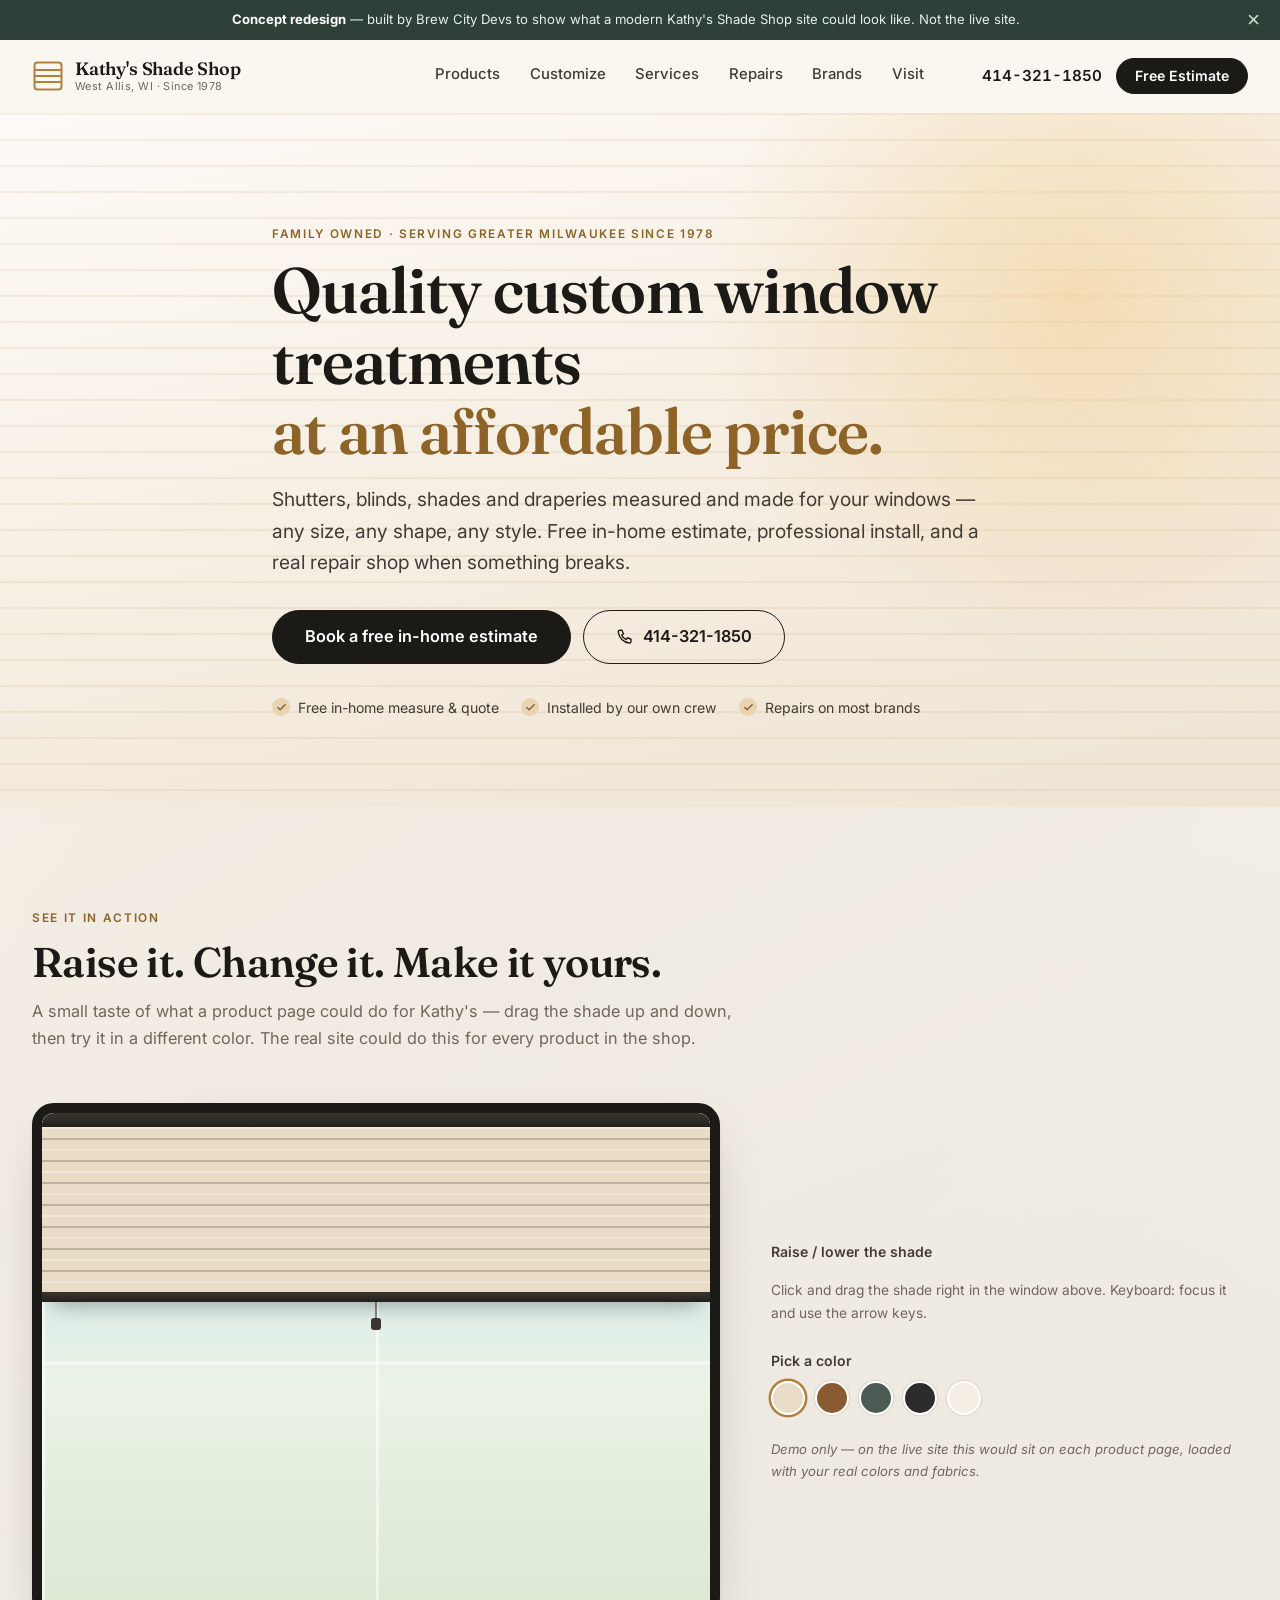
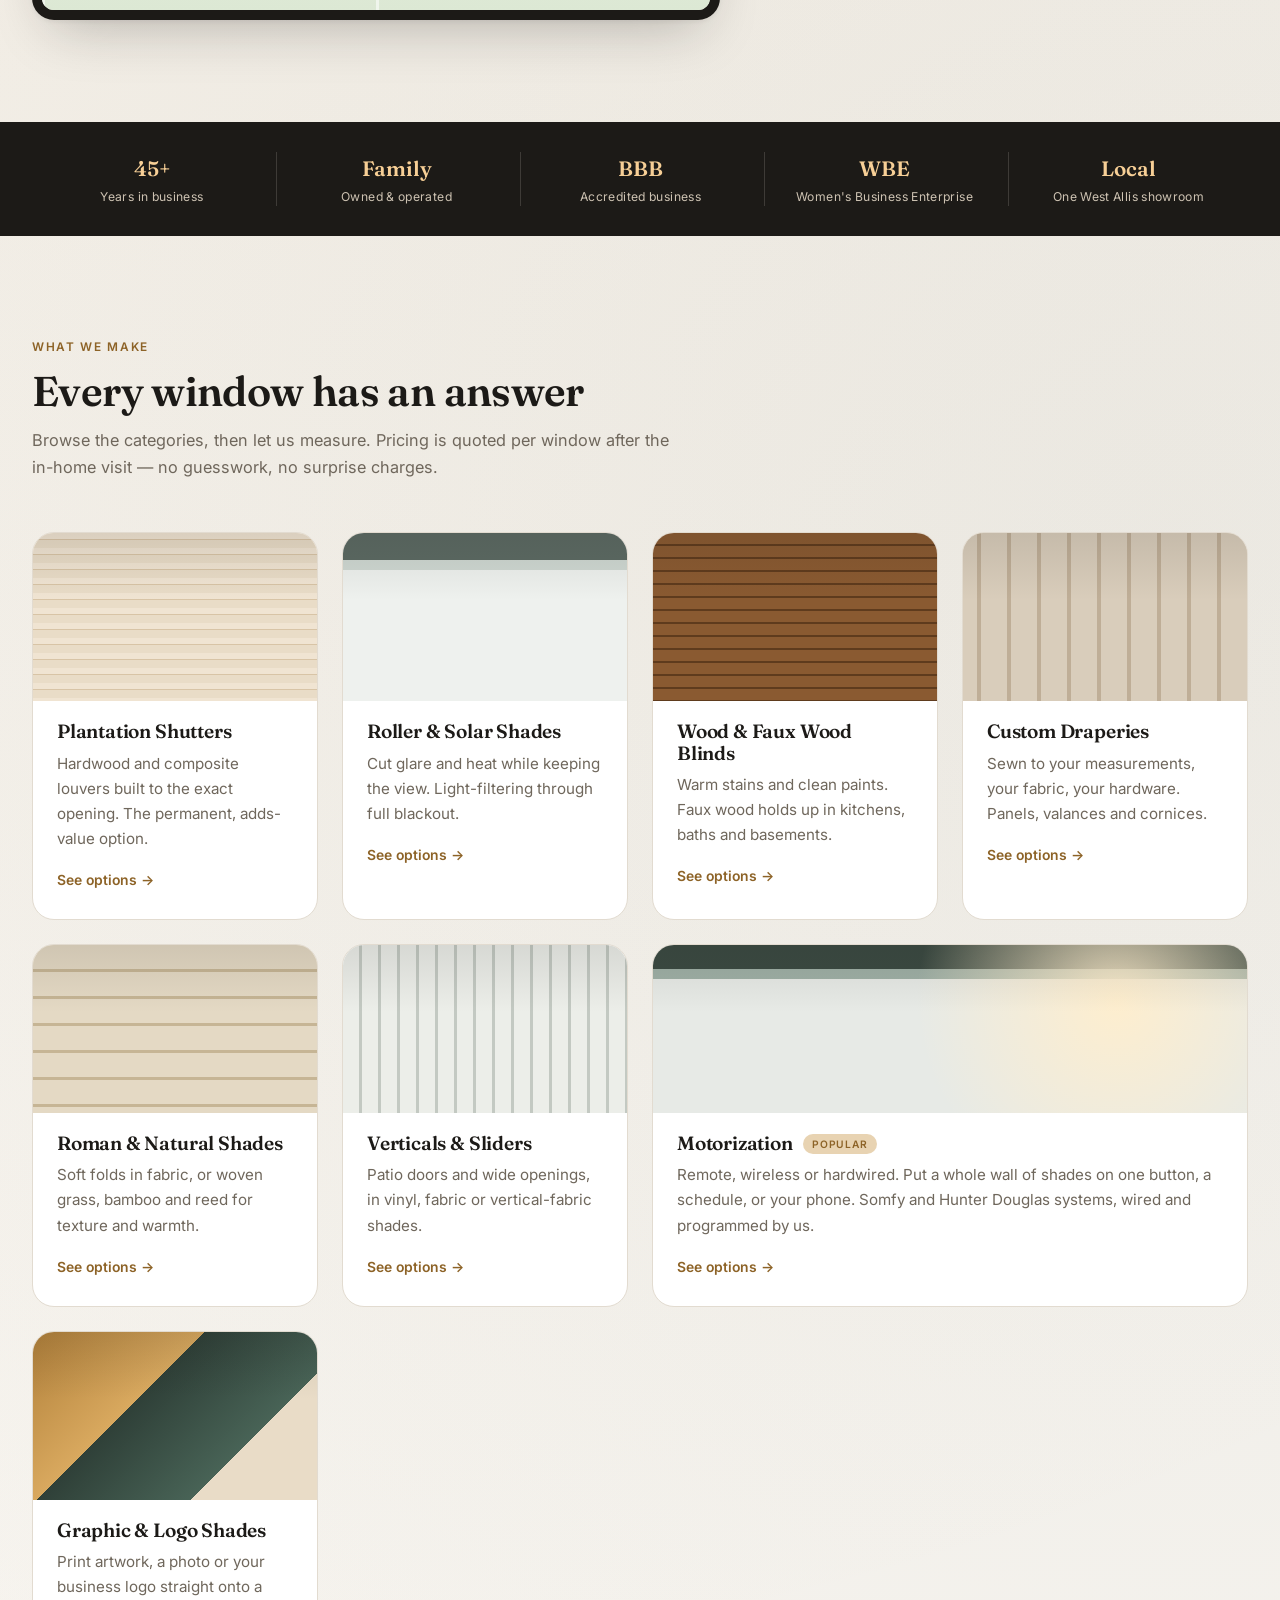
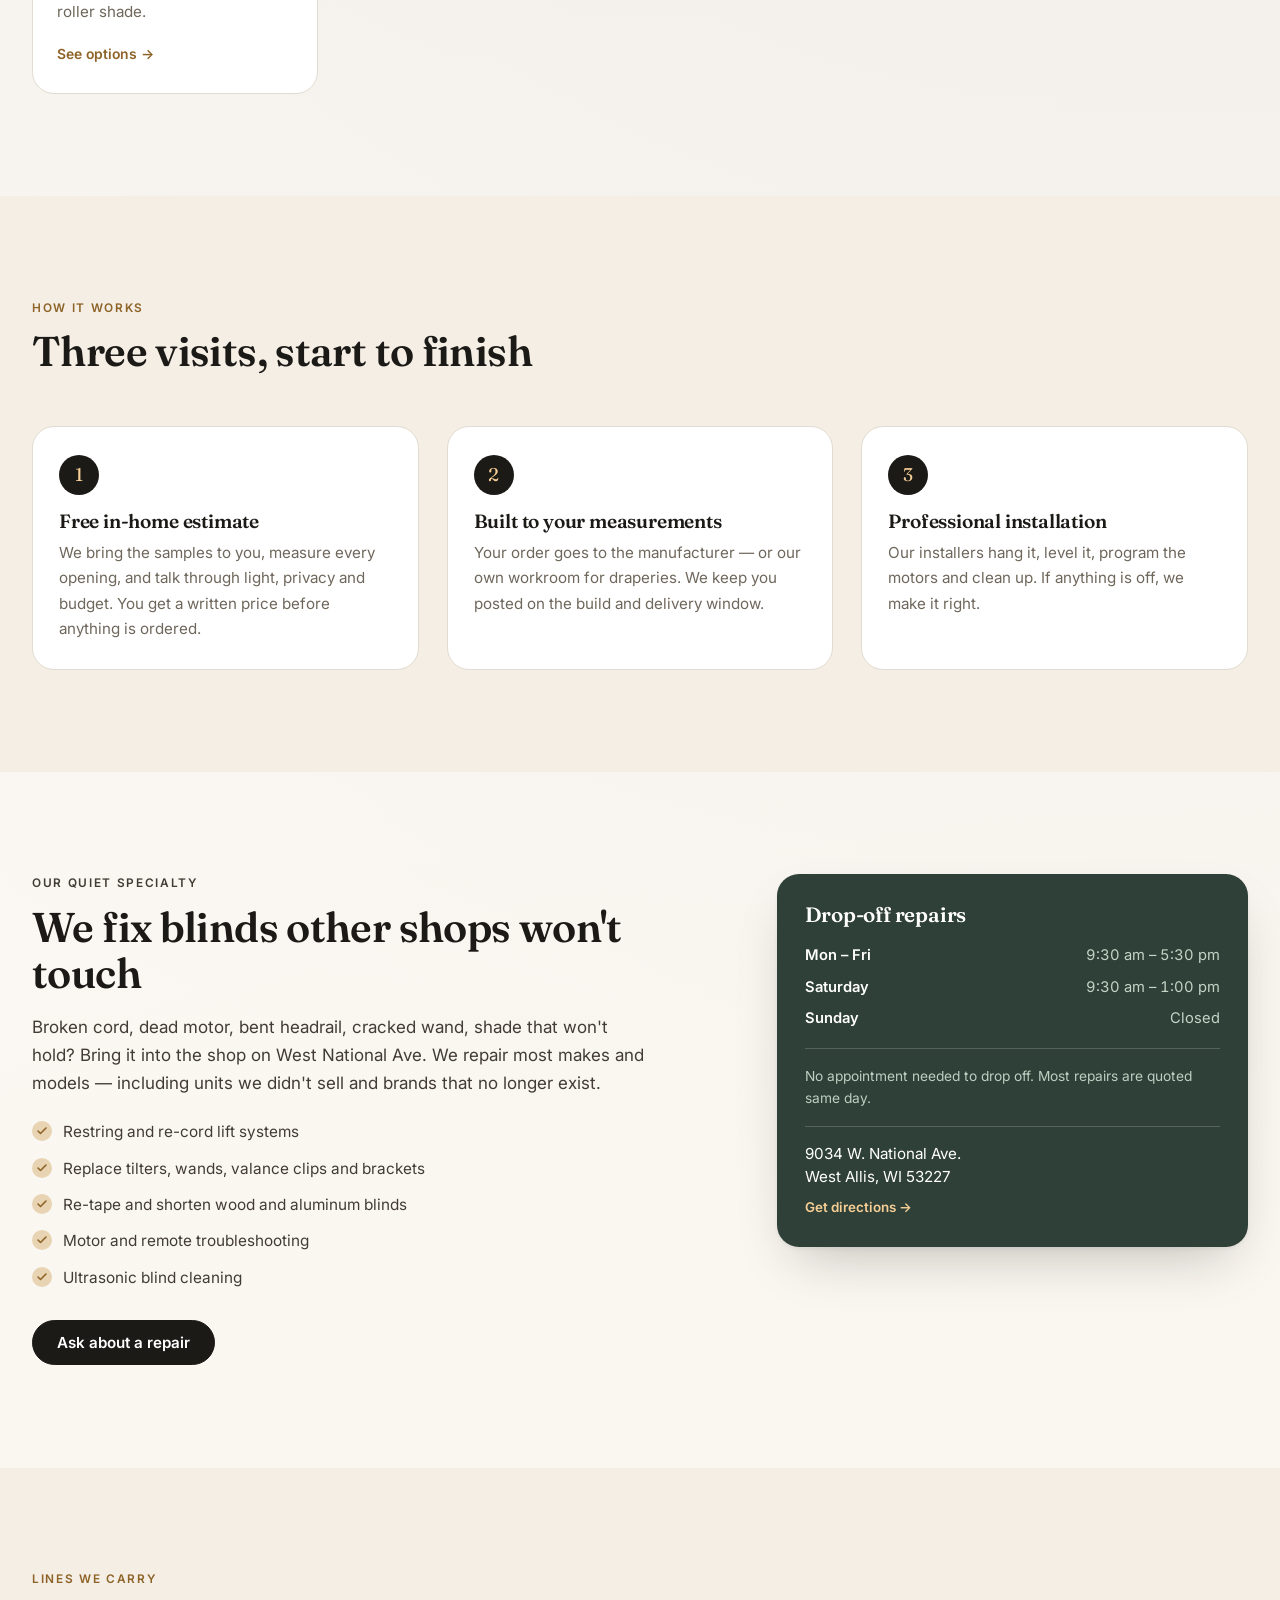
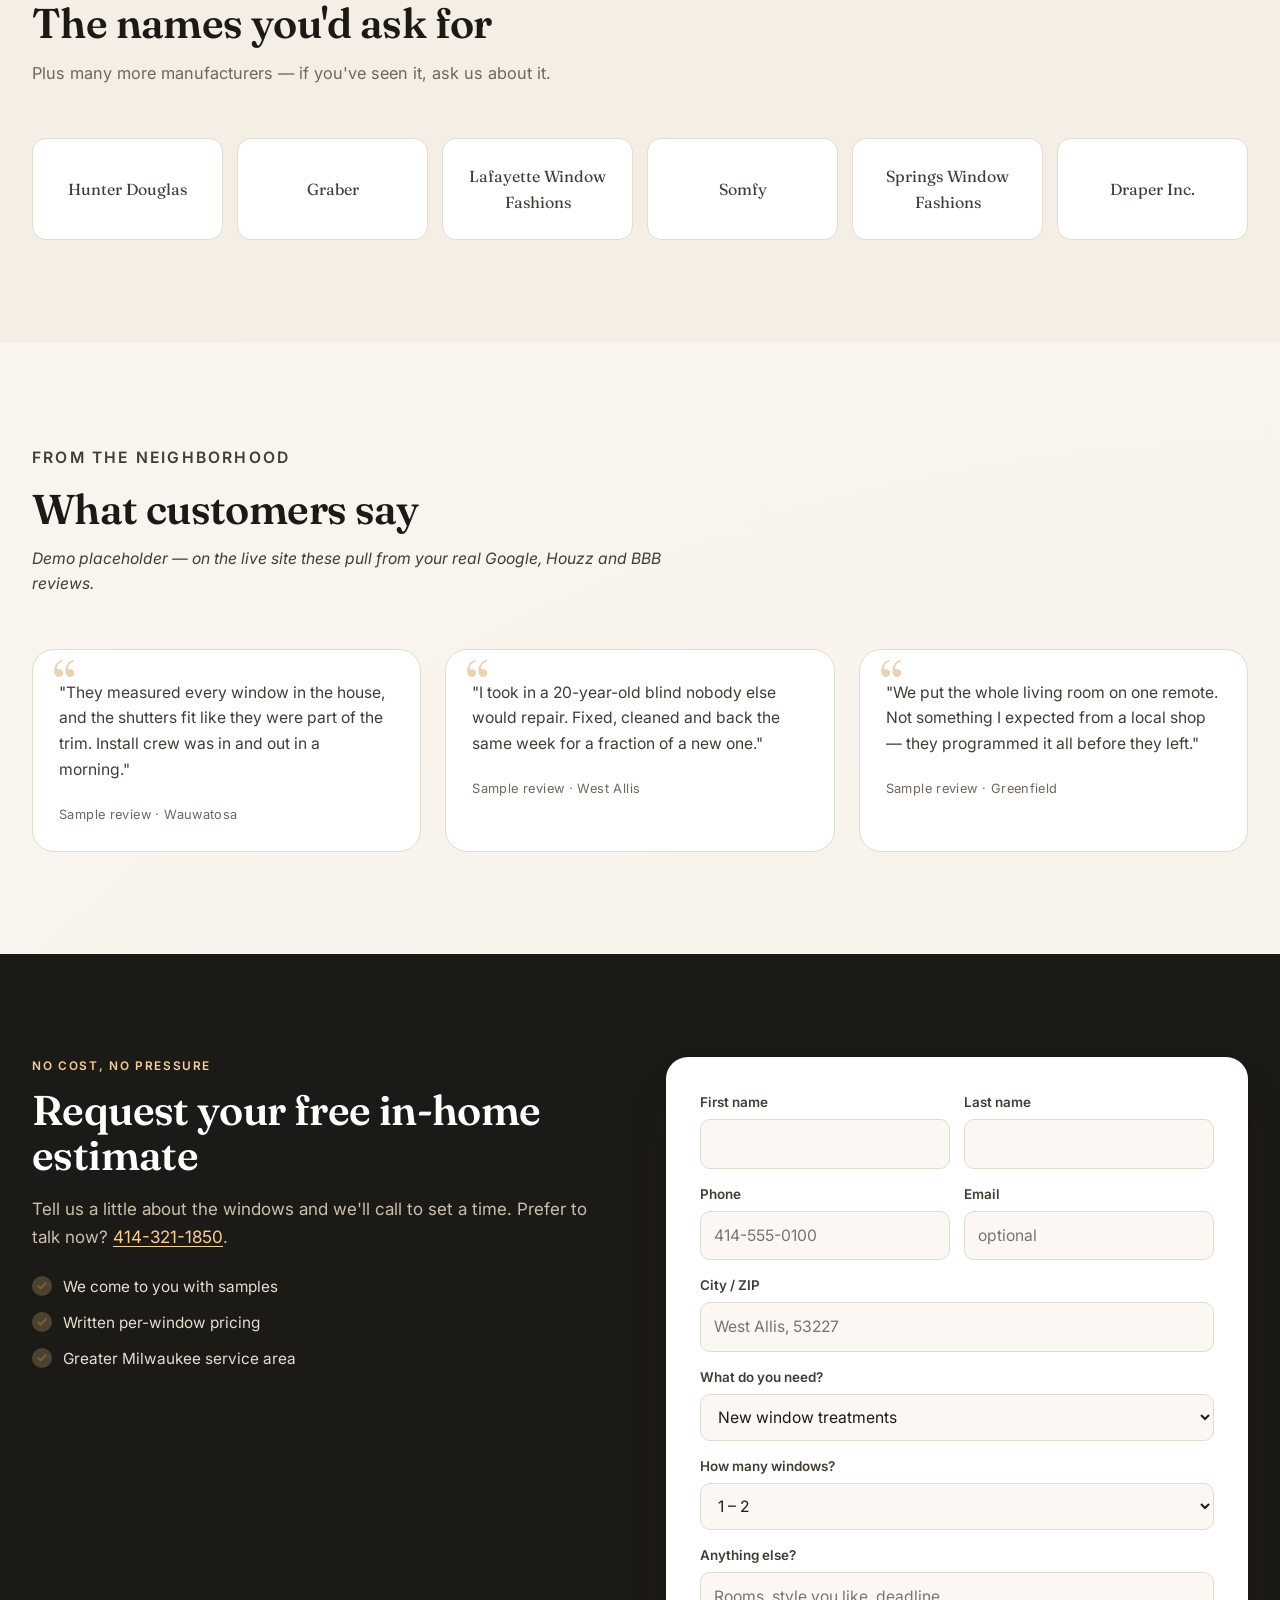
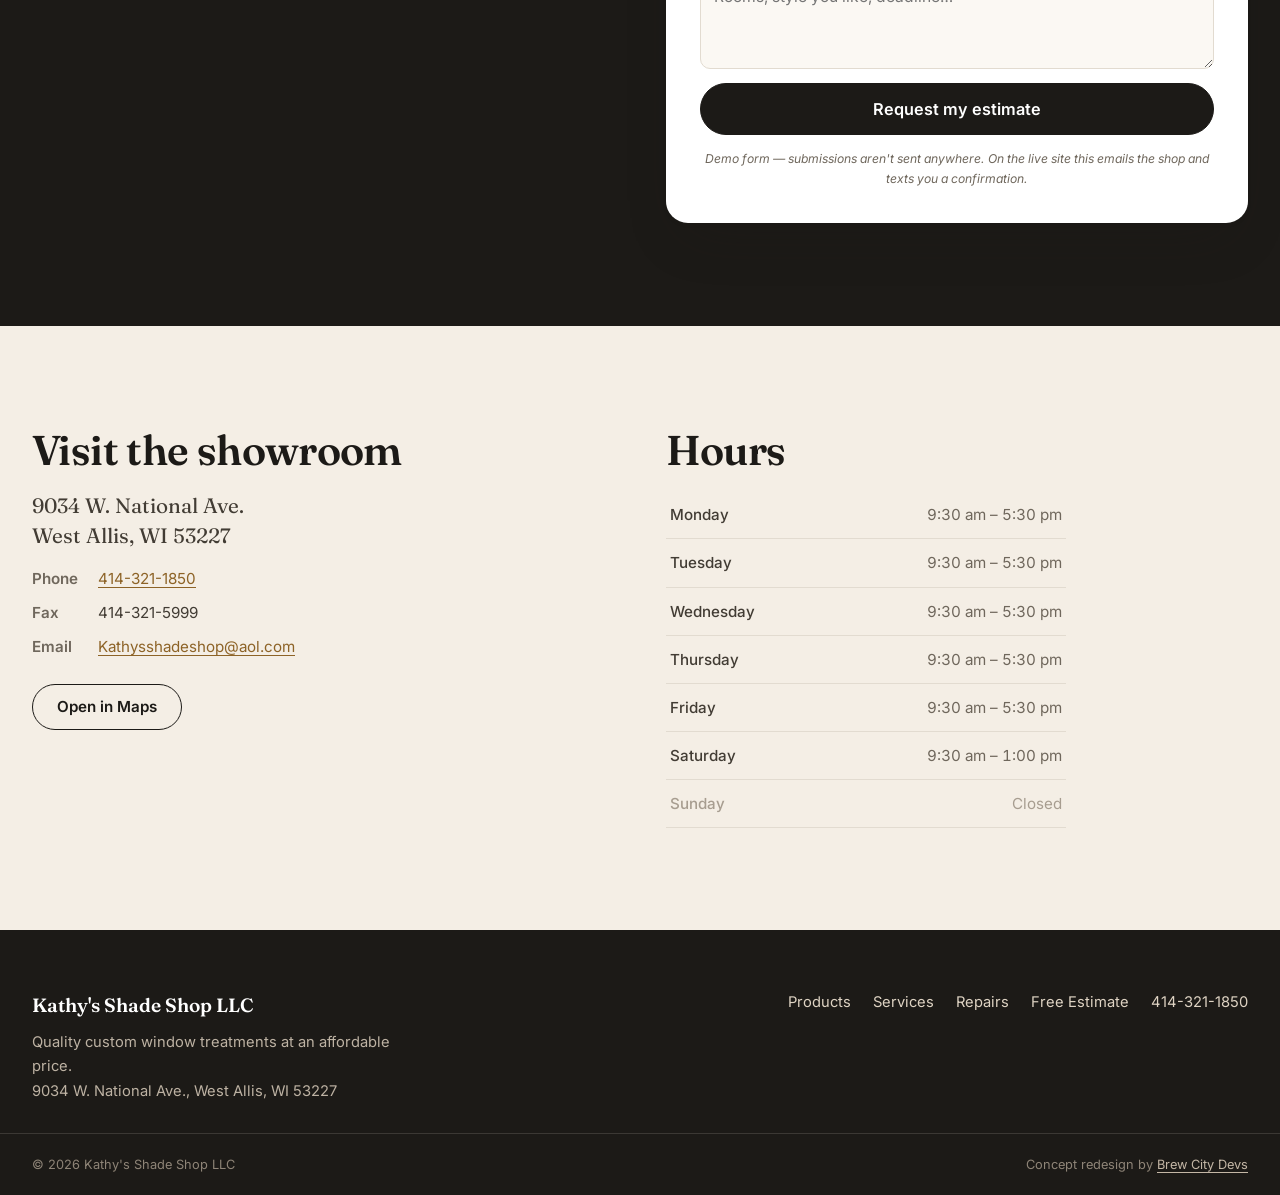
<file: index.html>
<!DOCTYPE html>
<html lang="en">
<head>
<meta charset="utf-8">
<meta name="viewport" content="width=device-width, initial-scale=1">
<title>Kathy's Shade Shop | Custom Window Treatments in West Allis, WI</title>
<meta name="description" content="Family-owned custom window treatment shop in West Allis, WI since 1978. Plantation shutters, blinds, roller shades, draperies and motorization. Free in-home estimates, professional installation and in-shop repairs. Call 414-321-1850.">
<link rel="canonical" href="https://kathysshadeshop.com/">
<!-- Demo only: keep this concept out of search results. Remove on the live site. -->
<meta name="robots" content="noindex, nofollow">
<meta property="og:title" content="Kathy's Shade Shop | Custom Window Treatments in West Allis, WI">
<meta property="og:description" content="Quality custom window treatments at an affordable price. Free in-home estimates. Serving Greater Milwaukee since 1978.">
<meta property="og:type" content="website">
<link rel="preconnect" href="https://fonts.googleapis.com">
<link rel="preconnect" href="https://fonts.gstatic.com" crossorigin>
<link href="https://fonts.googleapis.com/css2?family=Fraunces:opsz,wght@9..144,400;9..144,600;9..144,700&family=Inter:wght@400;500;600;700&display=swap" rel="stylesheet">
<link rel="stylesheet" href="styles.css">
<script type="application/ld+json">
{
  "@context": "https://schema.org",
  "@type": "HomeAndConstructionBusiness",
  "name": "Kathy's Shade Shop LLC",
  "image": "https://kathysshadeshop.com/og.jpg",
  "telephone": "+1-414-321-1850",
  "faxNumber": "+1-414-321-5999",
  "email": "Kathysshadeshop@aol.com",
  "address": {
    "@type": "PostalAddress",
    "streetAddress": "9034 W. National Ave.",
    "addressLocality": "West Allis",
    "addressRegion": "WI",
    "postalCode": "53227",
    "addressCountry": "US"
  },
  "openingHoursSpecification": [
    { "@type": "OpeningHoursSpecification", "dayOfWeek": ["Monday","Tuesday","Wednesday","Thursday","Friday"], "opens": "09:30", "closes": "17:30" },
    { "@type": "OpeningHoursSpecification", "dayOfWeek": "Saturday", "opens": "09:30", "closes": "13:00" }
  ],
  "priceRange": "$$",
  "areaServed": "Greater Milwaukee, WI"
}
</script>
</head>
<body>

<!-- Demo ribbon: remove this block on the live site -->
<div class="ribbon" id="ribbon">
  <span><strong>Concept redesign</strong> &mdash; built by Brew City Devs to show what a modern Kathy's Shade Shop site could look like. Not the live site.</span>
  <button class="ribbon__x" aria-label="Dismiss notice" id="ribbonX">&times;</button>
</div>

<a class="skip" href="#main">Skip to content</a>

<header class="site-header" id="header">
  <div class="wrap site-header__in">
    <a class="brand" href="#top">
      <span class="brand__mark" aria-hidden="true">
        <svg viewBox="0 0 32 32" width="32" height="32" fill="none"><rect x="2.5" y="2.5" width="27" height="27" rx="3" stroke="currentColor" stroke-width="2"/><path d="M2.5 10h27M2.5 16h27M2.5 22h27" stroke="currentColor" stroke-width="2"/></svg>
      </span>
      <span class="brand__txt">
        <strong>Kathy's Shade Shop</strong>
        <small>West Allis, WI &middot; Since 1978</small>
      </span>
    </a>

    <nav class="nav" id="nav" aria-label="Main">
      <a href="#products">Products</a>
      <a href="#customize">Customize</a>
      <a href="#services">Services</a>
      <a href="#repairs">Repairs</a>
      <a href="#brands">Brands</a>
      <a href="#visit">Visit</a>
    </nav>

    <div class="site-header__cta">
      <a class="tel" href="tel:+14143211850">414-321-1850</a>
      <a class="btn btn--sm" href="#quote">Free Estimate</a>
    </div>

    <button class="burger" id="burger" aria-label="Open menu" aria-expanded="false" aria-controls="nav">
      <span></span><span></span><span></span>
    </button>
  </div>
</header>

<main id="main">

  <!-- ───────────── HERO ───────────── -->
  <section class="hero" id="top">
    <div class="hero__art" aria-hidden="true">
      <div class="slats"></div>
      <div class="glow"></div>
    </div>
    <div class="wrap hero__in">
      <p class="eyebrow">Family owned &middot; Serving Greater Milwaukee since 1978</p>
      <h1>Quality custom window treatments<br><em>at an affordable price.</em></h1>
      <p class="lede">
        Shutters, blinds, shades and draperies measured and made for your windows &mdash;
        any size, any shape, any style. Free in-home estimate, professional install,
        and a real repair shop when something breaks.
      </p>
      <div class="hero__btns">
        <a class="btn btn--lg" href="#quote">Book a free in-home estimate</a>
        <a class="btn btn--ghost btn--lg" href="tel:+14143211850">
          <svg viewBox="0 0 24 24" width="18" height="18" fill="none" aria-hidden="true"><path d="M5 3h3l2 5-2.5 1.5a12 12 0 006 6L15 13l5 2v3a2 2 0 01-2.2 2A16.5 16.5 0 013 5.2 2 2 0 015 3z" stroke="currentColor" stroke-width="1.8" stroke-linejoin="round"/></svg>
          414-321-1850
        </a>
      </div>
      <ul class="hero__chips">
        <li>Free in-home measure &amp; quote</li>
        <li>Installed by our own crew</li>
        <li>Repairs on most brands</li>
      </ul>
    </div>
  </section>

  <!-- ───────────── INTERACTIVE CUSTOMIZE DEMO ───────────── -->
  <section class="section demo" id="customize">
    <div class="wrap">
      <header class="sec-head">
        <p class="eyebrow">See it in action</p>
        <h2>Raise it. Change it. Make it yours.</h2>
        <p class="sec-head__sub">A small taste of what a product page could do for Kathy's &mdash; drag the shade up and down, then try it in a different color. The real site could do this for every product in the shop.</p>
      </header>

      <div class="blind-demo">
        <div class="blind-demo__window">
          <div class="blind-demo__sky"></div>
          <div class="blind-demo__panes" aria-hidden="true"></div>
          <div class="blind-demo__blind" id="blindEl" tabindex="0" role="slider" aria-label="Raise or lower the shade" aria-valuemin="0" aria-valuemax="100" aria-valuenow="38" aria-orientation="vertical">
            <div class="blind-demo__headrail"></div>
            <div class="blind-demo__slats"></div>
            <div class="blind-demo__bottombar">
              <span class="blind-demo__pull" aria-hidden="true"></span>
            </div>
          </div>
        </div>

        <div class="blind-demo__controls">
          <div class="blind-demo__hint">
            <p class="blind-demo__label">Raise / lower the shade</p>
            <p class="blind-demo__hint__sub">Click and drag the shade right in the window above. Keyboard: focus it and use the arrow keys.</p>
          </div>
          <div>
            <p class="blind-demo__label">Pick a color</p>
            <div class="blind-demo__swatches" role="group" aria-label="Shade color">
              <button type="button" class="is-active" data-color="#e9dcc7" style="--sw:#e9dcc7" aria-label="Birch"></button>
              <button type="button" data-color="#8a5a31" style="--sw:#8a5a31" aria-label="Walnut"></button>
              <button type="button" data-color="#4b5a52" style="--sw:#4b5a52" aria-label="Sage"></button>
              <button type="button" data-color="#2c2c2c" style="--sw:#2c2c2c" aria-label="Graphite"></button>
              <button type="button" data-color="#f4eee5" style="--sw:#f4eee5" aria-label="Linen"></button>
            </div>
          </div>
          <p class="blind-demo__fine">Demo only &mdash; on the live site this would sit on each product page, loaded with your real colors and fabrics.</p>
        </div>
      </div>
    </div>
  </section>

  <!-- ───────────── TRUST ───────────── -->
  <section class="trust" aria-label="Credentials">
    <div class="wrap trust__in">
      <div class="trust__item"><b>45+</b><span>Years in business</span></div>
      <div class="trust__item"><b>Family</b><span>Owned &amp; operated</span></div>
      <div class="trust__item"><b>BBB</b><span>Accredited business</span></div>
      <div class="trust__item"><b>WBE</b><span>Women's Business Enterprise</span></div>
      <div class="trust__item"><b>Local</b><span>One West Allis showroom</span></div>
    </div>
  </section>

  <!-- ───────────── PRODUCTS ───────────── -->
  <section class="section" id="products">
    <div class="wrap">
      <header class="sec-head">
        <p class="eyebrow">What we make</p>
        <h2>Every window has an answer</h2>
        <p class="sec-head__sub">Browse the categories, then let us measure. Pricing is quoted per window after the in-home visit &mdash; no guesswork, no surprise charges.</p>
      </header>

      <div class="grid cards">
        <article class="card">
          <div class="card__img card__img--shutters" aria-hidden="true"></div>
          <h3>Plantation Shutters</h3>
          <p>Hardwood and composite louvers built to the exact opening. The permanent, adds-value option.</p>
          <span class="card__link">See options &rarr;</span>
        </article>

        <article class="card">
          <div class="card__img card__img--roller" aria-hidden="true"></div>
          <h3>Roller &amp; Solar Shades</h3>
          <p>Cut glare and heat while keeping the view. Light-filtering through full blackout.</p>
          <span class="card__link">See options &rarr;</span>
        </article>

        <article class="card">
          <div class="card__img card__img--wood" aria-hidden="true"></div>
          <h3>Wood &amp; Faux Wood Blinds</h3>
          <p>Warm stains and clean paints. Faux wood holds up in kitchens, baths and basements.</p>
          <span class="card__link">See options &rarr;</span>
        </article>

        <article class="card">
          <div class="card__img card__img--drapes" aria-hidden="true"></div>
          <h3>Custom Draperies</h3>
          <p>Sewn to your measurements, your fabric, your hardware. Panels, valances and cornices.</p>
          <span class="card__link">See options &rarr;</span>
        </article>

        <article class="card">
          <div class="card__img card__img--roman" aria-hidden="true"></div>
          <h3>Roman &amp; Natural Shades</h3>
          <p>Soft folds in fabric, or woven grass, bamboo and reed for texture and warmth.</p>
          <span class="card__link">See options &rarr;</span>
        </article>

        <article class="card">
          <div class="card__img card__img--vertical" aria-hidden="true"></div>
          <h3>Verticals &amp; Sliders</h3>
          <p>Patio doors and wide openings, in vinyl, fabric or vertical-fabric shades.</p>
          <span class="card__link">See options &rarr;</span>
        </article>

        <article class="card card--wide">
          <div class="card__img card__img--motor" aria-hidden="true"></div>
          <h3>Motorization <span class="tag">Popular</span></h3>
          <p>Remote, wireless or hardwired. Put a whole wall of shades on one button, a schedule, or your phone. Somfy and Hunter Douglas systems, wired and programmed by us.</p>
          <span class="card__link">See options &rarr;</span>
        </article>

        <article class="card">
          <div class="card__img card__img--graphic" aria-hidden="true"></div>
          <h3>Graphic &amp; Logo Shades</h3>
          <p>Print artwork, a photo or your business logo straight onto a roller shade.</p>
          <span class="card__link">See options &rarr;</span>
        </article>
      </div>
    </div>
  </section>

  <!-- ───────────── SERVICES ───────────── -->
  <section class="section section--alt" id="services">
    <div class="wrap">
      <header class="sec-head">
        <p class="eyebrow">How it works</p>
        <h2>Three visits, start to finish</h2>
      </header>

      <ol class="steps">
        <li>
          <span class="steps__n">1</span>
          <h3>Free in-home estimate</h3>
          <p>We bring the samples to you, measure every opening, and talk through light, privacy and budget. You get a written price before anything is ordered.</p>
        </li>
        <li>
          <span class="steps__n">2</span>
          <h3>Built to your measurements</h3>
          <p>Your order goes to the manufacturer &mdash; or our own workroom for draperies. We keep you posted on the build and delivery window.</p>
        </li>
        <li>
          <span class="steps__n">3</span>
          <h3>Professional installation</h3>
          <p>Our installers hang it, level it, program the motors and clean up. If anything is off, we make it right.</p>
        </li>
      </ol>
    </div>
  </section>

  <!-- ───────────── REPAIRS ───────────── -->
  <section class="section split" id="repairs">
    <div class="wrap split__in">
      <div class="split__text">
        <p class="eyebrow">Our quiet specialty</p>
        <h2>We fix blinds other shops won't touch</h2>
        <p>Broken cord, dead motor, bent headrail, cracked wand, shade that won't hold? Bring it into the shop on West National Ave. We repair most makes and models &mdash; including units we didn't sell and brands that no longer exist.</p>
        <ul class="ticks">
          <li>Restring and re-cord lift systems</li>
          <li>Replace tilters, wands, valance clips and brackets</li>
          <li>Re-tape and shorten wood and aluminum blinds</li>
          <li>Motor and remote troubleshooting</li>
          <li>Ultrasonic blind cleaning</li>
        </ul>
        <a class="btn" href="#quote">Ask about a repair</a>
      </div>
      <aside class="repair-card">
        <h3>Drop-off repairs</h3>
        <p class="repair-card__hours">
          <b>Mon &ndash; Fri</b><span>9:30 am &ndash; 5:30 pm</span>
          <b>Saturday</b><span>9:30 am &ndash; 1:00 pm</span>
          <b>Sunday</b><span>Closed</span>
        </p>
        <p class="repair-card__note">No appointment needed to drop off. Most repairs are quoted same day.</p>
        <a class="repair-card__addr" href="https://maps.google.com/?q=9034+W+National+Ave,+West+Allis,+WI+53227" target="_blank" rel="noopener">
          9034 W. National Ave.<br>West Allis, WI 53227
          <span>Get directions &rarr;</span>
        </a>
      </aside>
    </div>
  </section>

  <!-- ───────────── BRANDS ───────────── -->
  <section class="section section--alt" id="brands">
    <div class="wrap">
      <header class="sec-head">
        <p class="eyebrow">Lines we carry</p>
        <h2>The names you'd ask for</h2>
        <p class="sec-head__sub">Plus many more manufacturers &mdash; if you've seen it, ask us about it.</p>
      </header>
      <ul class="brands">
        <li>Hunter Douglas</li>
        <li>Graber</li>
        <li>Lafayette Window Fashions</li>
        <li>Somfy</li>
        <li>Springs Window Fashions</li>
        <li>Draper Inc.</li>
      </ul>
    </div>
  </section>

  <!-- ───────────── TESTIMONIALS (placeholder copy) ───────────── -->
  <section class="section quotes" aria-label="Customer reviews">
    <div class="wrap">
      <header class="sec-head">
        <p class="eyebrow">From the neighborhood</p>
        <h2>What customers say</h2>
        <p class="sec-head__sub demo-note">Demo placeholder &mdash; on the live site these pull from your real Google, Houzz and BBB reviews.</p>
      </header>
      <div class="grid quotes__grid">
        <blockquote>
          <p>"They measured every window in the house, and the shutters fit like they were part of the trim. Install crew was in and out in a morning."</p>
          <cite>Sample review &middot; Wauwatosa</cite>
        </blockquote>
        <blockquote>
          <p>"I took in a 20-year-old blind nobody else would repair. Fixed, cleaned and back the same week for a fraction of a new one."</p>
          <cite>Sample review &middot; West Allis</cite>
        </blockquote>
        <blockquote>
          <p>"We put the whole living room on one remote. Not something I expected from a local shop &mdash; they programmed it all before they left."</p>
          <cite>Sample review &middot; Greenfield</cite>
        </blockquote>
      </div>
    </div>
  </section>

  <!-- ───────────── QUOTE FORM ───────────── -->
  <section class="section quote" id="quote">
    <div class="wrap quote__in">
      <div class="quote__copy">
        <p class="eyebrow">No cost, no pressure</p>
        <h2>Request your free in-home estimate</h2>
        <p>Tell us a little about the windows and we'll call to set a time. Prefer to talk now? <a href="tel:+14143211850">414-321-1850</a>.</p>
        <ul class="ticks ticks--light">
          <li>We come to you with samples</li>
          <li>Written per-window pricing</li>
          <li>Greater Milwaukee service area</li>
        </ul>
      </div>

      <form class="form" id="quoteForm" novalidate>
        <div class="form__row">
          <label>First name<input type="text" name="first" required autocomplete="given-name"></label>
          <label>Last name<input type="text" name="last" required autocomplete="family-name"></label>
        </div>
        <div class="form__row">
          <label>Phone<input type="tel" name="phone" required autocomplete="tel" placeholder="414-555-0100"></label>
          <label>Email<input type="email" name="email" autocomplete="email" placeholder="optional"></label>
        </div>
        <label>City / ZIP<input type="text" name="city" autocomplete="address-level2" placeholder="West Allis, 53227"></label>
        <label>What do you need?
          <select name="need">
            <option>New window treatments</option>
            <option>Motorization</option>
            <option>Repair an existing blind or shade</option>
            <option>Commercial / business project</option>
            <option>Not sure yet</option>
          </select>
        </label>
        <label>How many windows?
          <select name="count">
            <option>1 &ndash; 2</option>
            <option>3 &ndash; 5</option>
            <option>6 &ndash; 10</option>
            <option>Whole house</option>
          </select>
        </label>
        <label>Anything else?<textarea name="notes" rows="3" placeholder="Rooms, style you like, deadline&hellip;"></textarea></label>
        <button class="btn btn--lg btn--full" type="submit">Request my estimate</button>
        <p class="form__fine">Demo form &mdash; submissions aren't sent anywhere. On the live site this emails the shop and texts you a confirmation.</p>
        <p class="form__ok" id="formOk" role="status" hidden>Thanks! On the live site, Kathy's would have this in the inbox already. We'd call within one business day.</p>
      </form>
    </div>
  </section>

  <!-- ───────────── VISIT ───────────── -->
  <section class="section section--alt" id="visit">
    <div class="wrap visit">
      <div class="visit__col">
        <h2>Visit the showroom</h2>
        <p class="visit__addr">9034 W. National Ave.<br>West Allis, WI 53227</p>
        <dl class="visit__dl">
          <dt>Phone</dt><dd><a href="tel:+14143211850">414-321-1850</a></dd>
          <dt>Fax</dt><dd>414-321-5999</dd>
          <dt>Email</dt><dd><a href="mailto:Kathysshadeshop@aol.com">Kathysshadeshop@aol.com</a></dd>
        </dl>
        <a class="btn btn--ghost" href="https://maps.google.com/?q=9034+W+National+Ave,+West+Allis,+WI+53227" target="_blank" rel="noopener">Open in Maps</a>
      </div>
      <div class="visit__col">
        <h2>Hours</h2>
        <table class="hours">
          <tr><th>Monday</th><td>9:30 am &ndash; 5:30 pm</td></tr>
          <tr><th>Tuesday</th><td>9:30 am &ndash; 5:30 pm</td></tr>
          <tr><th>Wednesday</th><td>9:30 am &ndash; 5:30 pm</td></tr>
          <tr><th>Thursday</th><td>9:30 am &ndash; 5:30 pm</td></tr>
          <tr><th>Friday</th><td>9:30 am &ndash; 5:30 pm</td></tr>
          <tr><th>Saturday</th><td>9:30 am &ndash; 1:00 pm</td></tr>
          <tr class="is-closed"><th>Sunday</th><td>Closed</td></tr>
        </table>
      </div>
    </div>
  </section>

</main>

<footer class="site-footer">
  <div class="wrap site-footer__in">
    <div>
      <strong>Kathy's Shade Shop LLC</strong>
      <p>Quality custom window treatments at an affordable price.<br>9034 W. National Ave., West Allis, WI 53227</p>
    </div>
    <nav aria-label="Footer">
      <a href="#products">Products</a>
      <a href="#services">Services</a>
      <a href="#repairs">Repairs</a>
      <a href="#quote">Free Estimate</a>
      <a href="tel:+14143211850">414-321-1850</a>
    </nav>
  </div>
  <div class="wrap site-footer__fine">
    <span>&copy; <span id="yr">2026</span> Kathy's Shade Shop LLC</span>
    <span>Concept redesign by <a href="#top">Brew City Devs</a></span>
  </div>
</footer>

<!-- Mobile sticky action bar -->
<div class="dock">
  <a href="tel:+14143211850">
    <svg viewBox="0 0 24 24" width="18" height="18" fill="none" aria-hidden="true"><path d="M5 3h3l2 5-2.5 1.5a12 12 0 006 6L15 13l5 2v3a2 2 0 01-2.2 2A16.5 16.5 0 013 5.2 2 2 0 015 3z" stroke="currentColor" stroke-width="1.8" stroke-linejoin="round"/></svg>
    Call
  </a>
  <a href="#quote" class="dock__primary">Free Estimate</a>
</div>

<script src="script.js"></script>
</body>
</html>
</file>
<file: styles.css>
/* ============================================================
   Kathy's Shade Shop — concept redesign
   Brew City Devs. Single stylesheet, no build step.
   ============================================================ */

:root{
  --ink:#1c1a17;
  --ink-2:#423c34;
  --muted:#6f675c;
  --line:#e2dbd0;
  --paper:#fbf8f3;
  --paper-2:#f4eee5;
  --white:#fff;

  --brass:#b1803a;
  --brass-dk:#8d6327;
  --brass-lt:#e8d3b2;
  --forest:#2f4038;

  --r:14px;
  --r-lg:22px;
  --shadow:0 1px 2px rgba(28,26,23,.05), 0 8px 24px -12px rgba(28,26,23,.18);
  --shadow-lg:0 2px 4px rgba(28,26,23,.05), 0 24px 56px -20px rgba(28,26,23,.28);
  --wrap:1340px;
  --head-h:72px;
}

*,*::before,*::after{box-sizing:border-box}
html{scroll-behavior:smooth;scroll-padding-top:calc(var(--head-h) + 16px);-webkit-text-size-adjust:100%}
body{
  margin:0;
  background:
    radial-gradient(circle at 10% 6%, rgba(177,128,58,.08), transparent 40%),
    radial-gradient(circle at 92% 28%, rgba(47,64,56,.07), transparent 42%),
    radial-gradient(circle at 100% 92%, rgba(177,128,58,.07), transparent 46%),
    var(--paper);
  color:var(--ink);
  font:400 17px/1.65 Inter,system-ui,-apple-system,"Segoe UI",sans-serif;
  -webkit-font-smoothing:antialiased;
}
img{max-width:100%;display:block}
a{color:var(--brass-dk);text-decoration-thickness:1px;text-underline-offset:3px}
h1,h2,h3{font-family:Fraunces,Georgia,serif;font-weight:600;line-height:1.1;letter-spacing:-.015em;margin:0}
h1{font-size:clamp(2.3rem,5.4vw,4rem)}
h2{font-size:clamp(1.75rem,3.4vw,2.6rem)}
h3{font-size:1.2rem;letter-spacing:-.01em}
p{margin:0 0 1rem}
.wrap{max-width:var(--wrap);margin-inline:auto;padding-inline:clamp(18px,4vw,32px)}

.skip{position:absolute;left:-9999px}
.skip:focus{left:12px;top:12px;z-index:200;background:var(--ink);color:#fff;padding:10px 16px;border-radius:8px}
:focus-visible{outline:2.5px solid var(--brass);outline-offset:3px;border-radius:4px}

.eyebrow{
  font-size:.74rem;font-weight:600;letter-spacing:.14em;text-transform:uppercase;
  color:var(--brass-dk);margin:0 0 .7rem;
}

/* ---------- demo ribbon ---------- */
.ribbon{
  display:flex;align-items:center;gap:14px;justify-content:center;
  background:var(--forest);color:#e9efe9;
  font-size:.82rem;padding:9px 48px 9px 20px;text-align:center;position:relative;
}
.ribbon strong{color:#fff}
.ribbon.is-gone{display:none}
.ribbon__x{
  position:absolute;right:12px;top:50%;transform:translateY(-50%);
  background:none;border:0;color:#cfe0d2;font-size:1.4rem;line-height:1;cursor:pointer;padding:4px 8px;
}
.ribbon__x:hover{color:#fff}

/* ---------- header ---------- */
.site-header{
  position:sticky;top:0;z-index:100;
  background:rgba(251,248,243,.86);
  backdrop-filter:blur(12px);
  border-bottom:1px solid transparent;
  transition:border-color .2s,box-shadow .2s;
}
.site-header.is-stuck{border-bottom-color:var(--line);box-shadow:0 6px 24px -18px rgba(28,26,23,.5)}
.site-header__in{display:flex;align-items:center;gap:clamp(12px,3vw,34px);min-height:var(--head-h)}

.brand{display:flex;align-items:center;gap:11px;text-decoration:none;color:var(--ink);flex:0 0 auto}
.brand__mark{color:var(--brass);display:grid;place-items:center}
.brand__txt{display:flex;flex-direction:column;line-height:1.15}
.brand__txt strong{font-family:Fraunces,Georgia,serif;font-size:1.12rem;font-weight:600;letter-spacing:-.01em}
.brand__txt small{font-size:.68rem;color:var(--muted);letter-spacing:.04em}

.nav{display:flex;gap:clamp(10px,2vw,26px);margin-left:auto}
.nav a{
  color:var(--ink-2);text-decoration:none;font-size:.93rem;font-weight:500;
  padding:6px 2px;border-bottom:2px solid transparent;white-space:nowrap;
}
.nav a:hover{color:var(--ink);border-bottom-color:var(--brass)}

.site-header__cta{display:flex;align-items:center;gap:14px;margin-left:clamp(8px,2vw,22px)}
.tel{
  font-variant-numeric:tabular-nums;font-weight:600;font-size:.95rem;
  color:var(--ink);text-decoration:none;white-space:nowrap;
}
.tel:hover{color:var(--brass-dk)}

.burger{display:none;background:none;border:0;padding:10px;cursor:pointer;margin-left:auto}
.burger span{display:block;width:24px;height:2px;background:var(--ink);border-radius:2px}
.burger span+span{margin-top:6px}

/* ---------- buttons ---------- */
.btn{
  --bg:var(--ink); --fg:#fff;
  display:inline-flex;align-items:center;justify-content:center;gap:9px;
  background:var(--bg);color:var(--fg);
  font:600 .95rem/1 Inter,sans-serif;
  padding:14px 24px;border:1.5px solid var(--bg);border-radius:999px;
  text-decoration:none;cursor:pointer;white-space:nowrap;
  transition:transform .12s,background .18s,box-shadow .18s;
}
.btn:hover{background:var(--brass-dk);border-color:var(--brass-dk);transform:translateY(-1px);box-shadow:var(--shadow)}
.btn--sm{padding:10px 18px;font-size:.88rem}
.btn--lg{padding:17px 32px;font-size:1.02rem}
.btn--full{width:100%}
.btn--ghost{--bg:transparent;--fg:var(--ink);border-color:var(--ink)}
.btn--ghost:hover{--fg:#fff}

/* ---------- hero ---------- */
.hero{position:relative;overflow:hidden;padding:clamp(56px,9vw,112px) 0 clamp(52px,7vw,88px)}
.hero__art{position:absolute;inset:0;z-index:0}
.hero__art .slats{
  position:absolute;inset:0;
  background:
    repeating-linear-gradient(180deg,
      rgba(177,128,58,.11) 0 2px,
      rgba(177,128,58,0) 2px 26px),
    linear-gradient(165deg,#fdfbf7 0%,#f6efe4 45%,#efe4d3 100%);
}
.hero__art .glow{
  position:absolute;top:-28%;right:-14%;width:60vw;height:60vw;max-width:760px;max-height:760px;
  background:radial-gradient(circle at 50% 50%,rgba(241,205,142,.55),rgba(241,205,142,0) 68%);
  filter:blur(6px);
}
.hero__in{position:relative;z-index:1;max-width:800px}
.hero h1{margin-bottom:1.1rem}
.hero h1 em{font-style:normal;color:var(--brass-dk)}
.lede{font-size:clamp(1.03rem,1.6vw,1.2rem);color:var(--ink-2);max-width:60ch;margin-bottom:1.9rem}
.hero__btns{display:flex;flex-wrap:wrap;gap:12px}
.hero__chips{
  list-style:none;display:flex;flex-wrap:wrap;gap:10px 22px;
  margin:2rem 0 0;padding:0;font-size:.88rem;color:var(--ink-2);
}
.hero__chips li{display:flex;align-items:center;gap:8px}
.hero__chips li::before{
  content:"";width:18px;height:18px;flex:0 0 18px;border-radius:50%;
  background:var(--brass-lt) url("data:image/svg+xml,%3Csvg xmlns='http://www.w3.org/2000/svg' viewBox='0 0 24 24' fill='none' stroke='%238d6327' stroke-width='3.2' stroke-linecap='round' stroke-linejoin='round'%3E%3Cpath d='M20 6L9 17l-5-5'/%3E%3C/svg%3E") center/11px no-repeat;
}

/* ---------- interactive customize demo (blinds/shades) ---------- */
.demo .sec-head{max-width:720px}
.blind-demo{
  display:grid;grid-template-columns:1.3fr .9fr;gap:clamp(28px,4vw,56px);
  align-items:center;
}
.blind-demo__window{
  position:relative;aspect-ratio:4/3;border-radius:var(--r-lg);overflow:hidden;
  box-shadow:var(--shadow-lg);border:10px solid var(--ink);
}
.blind-demo__sky{
  position:absolute;inset:0;
  background:linear-gradient(180deg,#bfe0f0 0%,#eaf3e6 55%,#dce8d4 100%);
}
.blind-demo__panes{
  position:absolute;inset:0;pointer-events:none;
  background-image:
    linear-gradient(90deg, rgba(255,255,255,.55) 0 3px, transparent 3px 50%),
    linear-gradient(180deg, rgba(255,255,255,.55) 0 3px, transparent 3px 50%);
  background-size:50% 50%;
}
.blind-demo__blind{
  --blind-h:38%;
  --slat-color:#e9dcc7;
  position:absolute;top:0;left:0;right:0;height:var(--blind-h);
  display:flex;flex-direction:column;
  transition:height .45s cubic-bezier(.4,0,.2,1);
  box-shadow:0 14px 20px -12px rgba(0,0,0,.35);
  cursor:grab;touch-action:none;
}
.blind-demo__blind:active,
.blind-demo__blind.is-dragging{
  cursor:grabbing;transition:none;
}
.blind-demo__blind:focus-visible{outline:2.5px solid var(--brass);outline-offset:3px}
.blind-demo__headrail{
  height:14px;flex:0 0 auto;background:linear-gradient(180deg,#3a362f,#232019);
}
.blind-demo__slats{
  flex:1 1 auto;background-color:var(--slat-color);
  background-image:repeating-linear-gradient(180deg,
    rgba(255,255,255,.32) 0 2px,
    rgba(0,0,0,0) 2px 11px,
    rgba(0,0,0,.18) 11px 13px,
    rgba(0,0,0,0) 13px 22px);
  transition:background-color .35s ease;
}
.blind-demo__bottombar{
  position:relative;height:10px;flex:0 0 auto;
  background:linear-gradient(180deg,#3a362f,#232019);
}
.blind-demo__pull{
  position:absolute;left:50%;top:100%;transform:translateX(-50%);
  width:2px;height:22px;background:rgba(35,32,25,.5);
}
.blind-demo__pull::after{
  content:"";position:absolute;left:50%;bottom:-6px;transform:translateX(-50%);
  width:10px;height:12px;border-radius:3px;background:#3a362f;
}

.blind-demo__controls{display:grid;gap:24px}
.blind-demo__hint{display:grid;gap:6px}
.blind-demo__hint__sub{font-size:.86rem;color:var(--muted);margin:0}
.blind-demo__label{font-size:.88rem;font-weight:600;color:var(--ink-2);margin:0 0 .6rem}
.blind-demo__swatches{display:flex;gap:10px}
.blind-demo__swatches button{
  width:34px;height:34px;border-radius:50%;border:2px solid var(--white);
  background:var(--sw);cursor:pointer;box-shadow:0 0 0 1.5px var(--line);
  transition:transform .15s,box-shadow .15s;padding:0;
}
.blind-demo__swatches button:hover{transform:translateY(-2px)}
.blind-demo__swatches button.is-active{box-shadow:0 0 0 2.5px var(--brass)}
.blind-demo__fine{font-size:.82rem;color:var(--muted);font-style:italic;margin:0}

/* ---------- trust strip ---------- */
.trust{background:var(--ink);color:#f3ece1}
.trust__in{
  display:grid;grid-template-columns:repeat(5,1fr);
  gap:4px;padding-block:clamp(22px,3vw,30px);text-align:center;
}
.trust__item{display:flex;flex-direction:column;gap:3px;padding-inline:8px}
.trust__item+.trust__item{border-left:1px solid rgba(243,236,225,.16)}
.trust__item b{font-family:Fraunces,Georgia,serif;font-size:1.3rem;font-weight:600;color:#f7cf96}
.trust__item span{font-size:.76rem;letter-spacing:.03em;color:#cdc2b2;line-height:1.35}

/* ---------- sections ---------- */
.section{padding-block:clamp(56px,8vw,104px)}
.section--alt{background:var(--paper-2)}
.sec-head{max-width:640px;margin-bottom:clamp(30px,4vw,52px)}
.sec-head__sub{color:var(--muted);margin:.8rem 0 0;font-size:1.02rem}
.demo-note{font-size:.88rem;font-style:italic;color:var(--brass-dk)}

.grid{display:grid;gap:clamp(16px,2vw,24px)}
.cards{grid-template-columns:repeat(auto-fill,minmax(270px,1fr))}

/* ---------- product cards ---------- */
.card{
  background:var(--white);border:1px solid var(--line);border-radius:var(--r-lg);
  padding:0 24px 26px;overflow:hidden;
  transition:transform .16s,box-shadow .2s,border-color .2s;
}
.card:hover{transform:translateY(-3px);box-shadow:var(--shadow-lg);border-color:var(--brass-lt)}
.card--wide{grid-column:span 2}
.card__img{margin:0 -24px 20px;height:168px;position:relative}
.card h3{margin-bottom:.5rem;display:flex;align-items:center;gap:10px;flex-wrap:wrap}
.card p{color:var(--muted);font-size:.95rem;margin-bottom:.9rem}
.card__link{font-size:.87rem;font-weight:600;color:var(--brass-dk)}
.tag{
  font:600 .64rem/1 Inter,sans-serif;letter-spacing:.09em;text-transform:uppercase;
  background:var(--brass-lt);color:var(--brass-dk);padding:5px 9px;border-radius:999px;
}

/* CSS-drawn product art — placeholders for real photography */
.card__img--shutters{
  background:
    repeating-linear-gradient(180deg,#f0e4d2 0 6px,#d8c4a6 6px 7px,#e9dcc7 7px 15px),
    #e9dcc7;
}
.card__img--roller{
  background:linear-gradient(180deg,#5c6a63 0 16%,#cfd8d2 16% 22%,#eef1ee 22% 100%);
}
.card__img--wood{
  background:repeating-linear-gradient(180deg,#8a5a31 0 11px,#5f3b1d 11px 13px);
}
.card__img--drapes{
  background:
    repeating-linear-gradient(90deg,#d9cdbb 0 14px,#bfae97 14px 18px,#d9cdbb 18px 30px),
    #cdbfa9;
}
.card__img--roman{
  background:
    repeating-linear-gradient(180deg,#e4d9c4 0 24px,#c6b595 24px 27px),
    #e4d9c4;
}
.card__img--vertical{
  background:repeating-linear-gradient(90deg,#eceee9 0 16px,#c3c9c2 16px 19px);
}
.card__img--motor{
  background:
    radial-gradient(circle at 78% 34%,rgba(255,238,205,.95),rgba(255,238,205,0) 42%),
    linear-gradient(180deg,#3b4a42 0 14%,#9fb0a6 14% 20%,#e7eae6 20% 100%);
}
.card__img--graphic{
  background:
    linear-gradient(135deg,#b1803a 0%,#d9a95f 38%,#2f4038 38%,#486356 72%,#e9dcc7 72%);
}
.card__img::after{
  content:"";position:absolute;inset:0;
  background:linear-gradient(180deg,rgba(28,26,23,.1),rgba(28,26,23,0) 40%);
}

/* ---------- steps ---------- */
.steps{
  list-style:none;margin:0;padding:0;counter-reset:s;
  display:grid;gap:clamp(18px,2.4vw,28px);grid-template-columns:repeat(auto-fit,minmax(260px,1fr));
}
.steps li{
  background:var(--white);border:1px solid var(--line);border-radius:var(--r-lg);
  padding:28px 26px;position:relative;
}
.steps__n{
  display:grid;place-items:center;width:40px;height:40px;border-radius:50%;
  background:var(--ink);color:#f7cf96;
  font-family:Fraunces,Georgia,serif;font-size:1.15rem;margin-bottom:16px;
}
.steps h3{margin-bottom:.5rem}
.steps p{color:var(--muted);font-size:.95rem;margin:0}

/* ---------- split / repairs ---------- */
.split__in{display:grid;gap:clamp(28px,4vw,56px);grid-template-columns:1.25fr .85fr;align-items:start}
.split__text h2{margin-bottom:1rem}
.split__text>p{color:var(--ink-2);max-width:56ch}
.ticks{list-style:none;margin:1.4rem 0 1.9rem;padding:0;display:grid;gap:11px}
.ticks li{display:flex;gap:11px;font-size:.96rem;color:var(--ink-2)}
.ticks li::before{
  content:"";width:20px;height:20px;flex:0 0 20px;margin-top:2px;border-radius:50%;
  background:var(--brass-lt) url("data:image/svg+xml,%3Csvg xmlns='http://www.w3.org/2000/svg' viewBox='0 0 24 24' fill='none' stroke='%238d6327' stroke-width='3.2' stroke-linecap='round' stroke-linejoin='round'%3E%3Cpath d='M20 6L9 17l-5-5'/%3E%3C/svg%3E") center/12px no-repeat;
}
.ticks--light li{color:#e7ded0}
.ticks--light li::before{background-color:rgba(247,207,150,.22)}

.repair-card{
  background:var(--forest);color:#e9efe9;border-radius:var(--r-lg);
  padding:30px 28px;box-shadow:var(--shadow-lg);
}
.repair-card h3{color:#fff;margin-bottom:1rem;font-size:1.3rem}
.repair-card__hours{
  display:grid;grid-template-columns:auto 1fr;gap:7px 18px;
  font-size:.92rem;margin-bottom:1.1rem;
}
.repair-card__hours b{font-weight:600;color:#fff}
.repair-card__hours span{color:#c3d4c6;text-align:right;font-variant-numeric:tabular-nums}
.repair-card__note{font-size:.86rem;color:#bdcfc1;border-top:1px solid rgba(233,239,233,.2);padding-top:1rem}
.repair-card__addr{
  display:block;color:#fff;text-decoration:none;font-size:.95rem;line-height:1.5;
  border-top:1px solid rgba(233,239,233,.2);padding-top:1rem;
}
.repair-card__addr span{display:block;margin-top:8px;font-size:.84rem;font-weight:600;color:#f7cf96}
.repair-card__addr:hover span{text-decoration:underline}

/* ---------- brands ---------- */
.brands{
  list-style:none;margin:0;padding:0;
  display:grid;gap:14px;grid-template-columns:repeat(auto-fit,minmax(170px,1fr));
}
.brands li{
  background:var(--white);border:1px solid var(--line);border-radius:var(--r);
  padding:24px 16px;text-align:center;
  font-family:Fraunces,Georgia,serif;font-size:1rem;color:var(--ink-2);
  display:grid;place-items:center;min-height:86px;
}

/* ---------- testimonials ---------- */
.quotes__grid{grid-template-columns:repeat(auto-fit,minmax(260px,1fr))}
.quotes blockquote{
  margin:0;background:var(--white);border:1px solid var(--line);border-radius:var(--r-lg);
  padding:30px 26px 24px;position:relative;
}
.quotes blockquote::before{
  content:"\201C";position:absolute;top:4px;left:20px;
  font-family:Fraunces,Georgia,serif;font-size:4rem;color:var(--brass-lt);line-height:1;
}
.quotes p{position:relative;color:var(--ink-2);font-size:.98rem;margin-bottom:1rem}
.quotes cite{font-size:.8rem;color:var(--muted);font-style:normal;letter-spacing:.03em}

/* ---------- quote form ---------- */
.quote{background:var(--ink);color:#f3ece1}
.quote__in{display:grid;gap:clamp(30px,4vw,60px);grid-template-columns:1fr 1fr;align-items:start}
.quote h2{color:#fff;margin-bottom:1rem}
.quote__copy>p{color:#cbbfae}
.quote__copy a{color:#f7cf96}
.quote .eyebrow{color:#f7cf96}

.form{
  background:var(--white);border-radius:var(--r-lg);padding:clamp(22px,3vw,34px);
  display:grid;gap:14px;color:var(--ink);box-shadow:var(--shadow-lg);
}
.form__row{display:grid;grid-template-columns:1fr 1fr;gap:14px}
.form label{display:grid;gap:6px;font-size:.84rem;font-weight:600;color:var(--ink-2)}
.form input,.form select,.form textarea{
  font:400 .98rem/1.5 Inter,sans-serif;color:var(--ink);
  background:var(--paper);border:1.5px solid var(--line);border-radius:10px;
  padding:12px 13px;width:100%;
}
.form input:focus,.form select:focus,.form textarea:focus{
  outline:none;border-color:var(--brass);background:#fff;box-shadow:0 0 0 3px rgba(177,128,58,.14);
}
.form textarea{resize:vertical;min-height:80px}
.form__fine{font-size:.76rem;color:var(--muted);margin:0;text-align:center;font-style:italic}
.form__ok{
  margin:0;background:#edf5ee;border:1.5px solid #a9cfb2;border-radius:10px;
  padding:13px 15px;font-size:.88rem;color:#2f4038;
}

/* ---------- visit ---------- */
.visit{display:grid;gap:clamp(28px,4vw,64px);grid-template-columns:1fr 1fr}
.visit h2{margin-bottom:1.1rem}
.visit__addr{font-family:Fraunces,Georgia,serif;font-size:1.3rem;line-height:1.4;color:var(--ink-2)}
.visit__dl{display:grid;grid-template-columns:auto 1fr;gap:9px 20px;margin:0 0 1.6rem;font-size:.95rem}
.visit__dl dt{font-weight:600;color:var(--muted)}
.visit__dl dd{margin:0;color:var(--ink-2);word-break:break-word}

.hours{border-collapse:collapse;width:100%;max-width:400px;font-size:.95rem}
.hours th,.hours td{padding:11px 4px;border-bottom:1px solid var(--line);text-align:left}
.hours th{font-weight:500;color:var(--ink-2)}
.hours td{text-align:right;color:var(--muted);font-variant-numeric:tabular-nums}
.hours .is-closed th,.hours .is-closed td{color:#a79d90}

/* ---------- footer ---------- */
.site-footer{background:var(--ink);color:#bdb2a3;padding-top:clamp(40px,5vw,60px);font-size:.92rem}
.site-footer__in{
  display:flex;flex-wrap:wrap;gap:28px;justify-content:space-between;align-items:start;
  padding-bottom:30px;
}
.site-footer strong{
  display:block;font-family:Fraunces,Georgia,serif;font-size:1.2rem;font-weight:600;
  color:#fff;margin-bottom:.5rem;
}
.site-footer p{margin:0;max-width:44ch}
.site-footer nav{display:flex;flex-wrap:wrap;gap:10px 22px}
.site-footer nav a{color:#ded3c3;text-decoration:none}
.site-footer nav a:hover{color:#f7cf96}
.site-footer__fine{
  display:flex;flex-wrap:wrap;gap:10px;justify-content:space-between;
  border-top:1px solid rgba(243,236,225,.14);padding-block:20px;font-size:.8rem;color:#8e8477;
}
.site-footer__fine a{color:#c4b7a6}

/* ---------- mobile dock ---------- */
.dock{display:none}

/* ============================================================
   Responsive
   ============================================================ */
@media (max-width:1000px){
  .card--wide{grid-column:span 1}
  .split__in{grid-template-columns:1fr}
  .quote__in{grid-template-columns:1fr}
  .blind-demo{grid-template-columns:1fr}
  .trust__in{grid-template-columns:repeat(3,1fr);gap:18px 4px}
  .trust__item:nth-child(4){border-left:0}
}

@media (max-width:860px){
  .burger{display:block}
  .nav{
    display:none;position:absolute;top:100%;left:0;right:0;
    flex-direction:column;gap:0;background:var(--white);
    border-bottom:1px solid var(--line);box-shadow:var(--shadow-lg);padding:8px 0;
  }
  .nav.is-open{display:flex}
  .nav a{padding:14px clamp(18px,4vw,32px);border-bottom:0;font-size:1rem}
  .nav a:hover{background:var(--paper-2)}
  .site-header__cta{display:none}
  .visit{grid-template-columns:1fr}
}

@media (max-width:620px){
  body{font-size:16px}
  .hero__btns .btn{width:100%}
  .form__row{grid-template-columns:1fr}
  .trust__in{grid-template-columns:repeat(2,1fr);text-align:left}
  .trust__item{border-left:0!important}
  .ribbon{font-size:.76rem;text-align:left;padding-right:42px}

  .dock{
    display:grid;grid-template-columns:1fr 1.4fr;gap:10px;
    position:fixed;left:0;right:0;bottom:0;z-index:120;
    background:rgba(251,248,243,.94);backdrop-filter:blur(10px);
    border-top:1px solid var(--line);padding:10px 14px calc(10px + env(safe-area-inset-bottom));
  }
  .dock a{
    display:flex;align-items:center;justify-content:center;gap:8px;
    padding:14px 10px;border-radius:999px;text-decoration:none;
    font:600 .95rem/1 Inter,sans-serif;
    border:1.5px solid var(--ink);color:var(--ink);
  }
  .dock__primary{background:var(--ink);color:#fff}
  body{padding-bottom:74px}
  .site-footer__fine{padding-bottom:28px}
}

@media (prefers-reduced-motion:reduce){
  html{scroll-behavior:auto}
  *{transition:none!important;animation:none!important}
}
</file>
